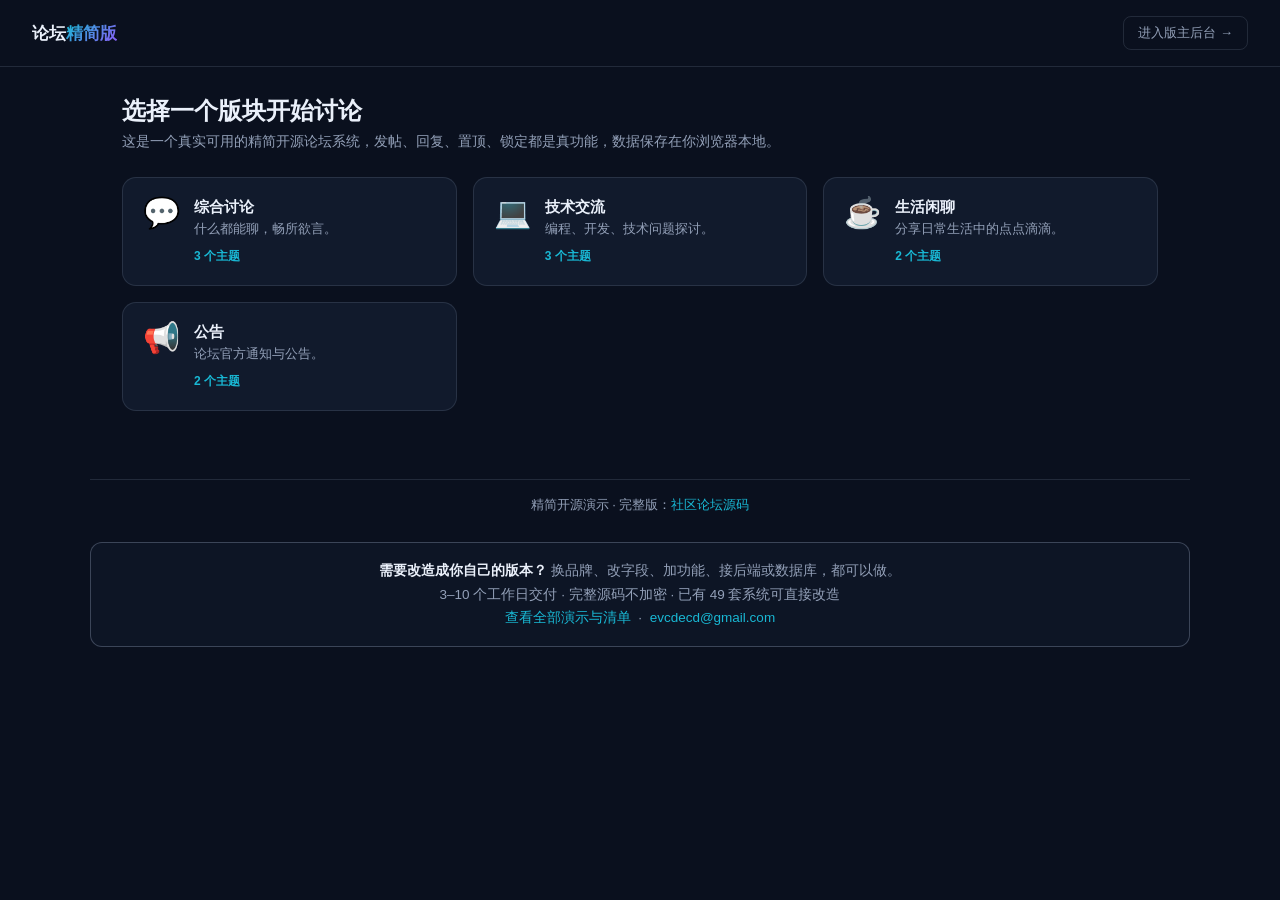
<file: index.html>
<!DOCTYPE html>
<html lang="zh-CN">
<head>
<meta charset="UTF-8">
<meta name="viewport" content="width=device-width, initial-scale=1.0">
<title>论坛系统（精简开源版）</title>
<meta name="description" content="免费开源的论坛/BBS系统精简版：版块浏览、发帖回复、置顶锁定，后台版主管理，真实增删改查功能，纯前端+localStorage实现，可作为学习或二次开发起点。">
<link rel="stylesheet" href="style.css">
</head>
<body>
  <header class="topbar">
    <a href="#/" class="brand">论坛<span class="accent">精简版</span></a>
    <a href="admin.html" class="nav-link">进入版主后台 →</a>
  </header>

  <main class="container">
    <section id="view-home" class="view active">
      <div class="page-head">
        <h1>选择一个版块开始讨论</h1>
        <p>这是一个真实可用的精简开源论坛系统，发帖、回复、置顶、锁定都是真功能，数据保存在你浏览器本地。</p>
      </div>
      <div id="boardGrid" class="board-grid"></div>
    </section>

    <section id="view-board" class="view">
      <a href="#/" class="back-link">← 返回版块列表</a>
      <div class="page-head">
        <h1 id="boardTitle"></h1>
        <p id="boardDesc"></p>
      </div>

      <div id="threadList" class="thread-list"></div>

      <div class="post-box">
        <h3>发帖</h3>
        <div id="newThreadMsg"></div>
        <form id="threadForm" novalidate>
          <div class="field"><label>昵称</label><input id="threadAuthorInput" type="text" required placeholder="你的显示名"></div>
          <div class="field"><label>标题</label><input id="threadTitleInput" type="text" required placeholder="帖子标题"></div>
          <div class="field"><label>内容</label><textarea id="threadContentInput" rows="4" required placeholder="说点什么……"></textarea></div>
          <button type="submit" class="btn btn-primary btn-block">发布主题</button>
        </form>
      </div>
    </section>

    <section id="view-thread" class="view">
      <a href="#" id="backToBoardLink" class="back-link">← 返回帖子列表</a>
      <div id="threadDetail" class="thread-detail"></div>

      <h3 class="reply-heading">全部回复 (<span id="replyCountLabel">0</span>)</h3>
      <div id="replyList" class="reply-list"></div>

      <div id="replyBox"></div>
    </section>
  </main>

  <script src="data.js"></script>
  <script src="script.js"></script>

<footer style="margin:40px auto 16px;max-width:1100px;padding:16px 20px 0;border-top:1px solid var(--line,rgba(147,160,184,.18));text-align:center;color:var(--muted,#93A0B8);font-size:13px">精简开源演示 &middot; 完整版：<a href="https://inzyxuashop.com/luntan-yuanma.html" target="_blank" rel="noopener" style="color:var(--cyan,#19B8D4);text-decoration:none">社区论坛源码</a></footer>

<!-- custom-delivery -->
<div style="max-width:1100px;margin:28px auto 34px;padding:16px 20px;border:1px solid rgba(147,160,184,.35);border-radius:12px;background:rgba(17,26,44,.55);font:13.5px/1.75 -apple-system,BlinkMacSystemFont,'Segoe UI','PingFang SC','Microsoft YaHei',sans-serif;color:#93a0b8;text-align:center">
  <strong style="color:#eaf0fa">需要改造成你自己的版本？</strong>
  换品牌、改字段、加功能、接后端或数据库，都可以做。<br>
  3–10 个工作日交付 · 完整源码不加密 · 已有 49 套系统可直接改造<br>
  <a href="https://inzyxuashop.com" style="color:#19b8d4;text-decoration:none">查看全部演示与清单</a>
  &nbsp;·&nbsp;
  <a href="mailto:evcdecd@gmail.com" style="color:#19b8d4;text-decoration:none">evcdecd@gmail.com</a>
</div>
</body>
</html>
</file>
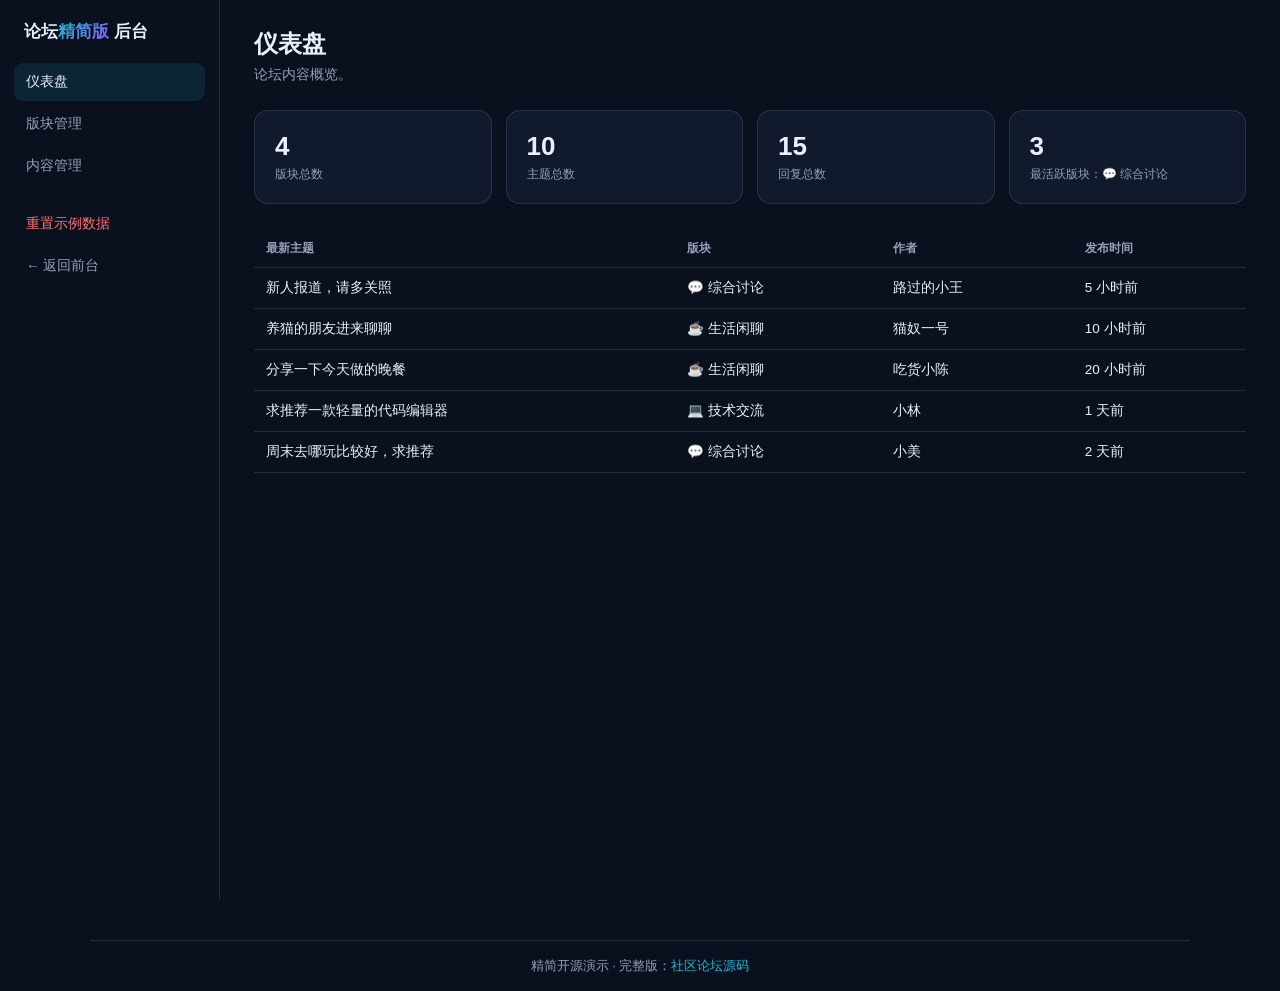
<file: admin.html>
<!DOCTYPE html>
<html lang="zh-CN">
<head>
<meta charset="UTF-8">
<meta name="viewport" content="width=device-width, initial-scale=1.0">
<title>版主后台 · 论坛系统（精简开源版）</title>
<link rel="stylesheet" href="style.css">
</head>
<body>
  <div class="admin-layout">
    <aside class="sidebar">
      <div class="brand">论坛<span class="accent">精简版</span> 后台</div>
      <div class="side-link active" data-view="dashboard">仪表盘</div>
      <div class="side-link" data-view="boards">版块管理</div>
      <div class="side-link" data-view="threads">内容管理</div>
      <div class="side-link" id="btnResetData" style="margin-top:20px;color:var(--red)">重置示例数据</div>
      <a href="index.html" class="side-link">← 返回前台</a>
    </aside>

    <main class="admin-main">
      <section id="view-dashboard" class="admin-view active">
        <div class="page-head"><h1>仪表盘</h1><p>论坛内容概览。</p></div>
        <div class="stat-grid" id="statGrid"></div>
        <table>
          <thead><tr><th>最新主题</th><th>版块</th><th>作者</th><th>发布时间</th></tr></thead>
          <tbody id="recentThreadsBody"></tbody>
        </table>
      </section>

      <section id="view-boards" class="admin-view">
        <div class="page-head"><h1>版块管理</h1><p>添加、编辑或删除版块。删除版块会同时删除其下的所有主题和回复。</p></div>
        <div class="table-toolbar">
          <span></span>
          <button class="btn btn-primary btn-sm" id="btnAddBoard">+ 新增版块</button>
        </div>
        <table>
          <thead><tr><th>图标</th><th>版块名称</th><th>简介</th><th>主题数</th><th>操作</th></tr></thead>
          <tbody id="boardsBody"></tbody>
        </table>
      </section>

      <section id="view-threads" class="admin-view">
        <div class="page-head"><h1>内容管理</h1><p>置顶、锁定或删除主题帖。</p></div>
        <table>
          <thead><tr><th>标题</th><th>版块</th><th>作者</th><th>回复数</th><th>浏览数</th><th>状态</th><th>操作</th></tr></thead>
          <tbody id="threadsBody"></tbody>
        </table>
      </section>
    </main>
  </div>

  <div class="modal-backdrop" id="boardModalBackdrop">
    <div class="modal">
      <button class="modal-close" id="btnCloseBoardModal">&times;</button>
      <h2 id="boardModalTitle">新增版块</h2>
      <div id="boardModalMsg"></div>
      <form id="boardForm" novalidate>
        <input type="hidden" id="boardIdInput">
        <div class="field"><label>图标（Emoji）</label><input id="boardIconInput" type="text" required maxlength="4" placeholder="💬"></div>
        <div class="field"><label>版块名称</label><input id="boardNameInput" type="text" required></div>
        <div class="field"><label>简介</label><textarea id="boardDescInput" rows="3" required></textarea></div>
        <button type="submit" class="btn btn-primary btn-block">保存</button>
      </form>
    </div>
  </div>

  <script src="data.js"></script>
  <script src="admin.js"></script>

<footer style="margin:40px auto 16px;max-width:1100px;padding:16px 20px 0;border-top:1px solid var(--line,rgba(147,160,184,.18));text-align:center;color:var(--muted,#93A0B8);font-size:13px">精简开源演示 &middot; 完整版：<a href="https://inzyxuashop.com/luntan-yuanma.html" target="_blank" rel="noopener" style="color:var(--cyan,#19B8D4);text-decoration:none">社区论坛源码</a></footer>
</body>
</html>
</file>
<file: style.css>
:root{--ink:#0A101E;--surface:#111a2c;--surface2:#16223a;--line:rgba(147,160,184,.18);--muted:#93A0B8;--text:#EAF0FA;--cyan:#19B8D4;--violet:#8B5CF6;--green:#3ED598;--red:#F87171;--amber:#F59E0B;--radius:14px;color-scheme:dark}
*{box-sizing:border-box}
body{margin:0;background:var(--ink);color:var(--text);font-family:-apple-system,BlinkMacSystemFont,"Segoe UI","PingFang SC","Microsoft YaHei",sans-serif;min-height:100vh}
a{color:inherit;text-decoration:none}

.topbar{display:flex;align-items:center;justify-content:space-between;padding:16px 32px;border-bottom:1px solid var(--line)}
.brand{font-size:17px;font-weight:700}
.brand .accent{background:linear-gradient(135deg,var(--cyan),var(--violet));-webkit-background-clip:text;background-clip:text;color:transparent}
.nav-link{font-size:13px;color:var(--muted);border:1px solid var(--line);padding:7px 14px;border-radius:8px}
.nav-link:hover{border-color:var(--cyan);color:var(--text)}

.container{max-width:1100px;margin:0 auto;padding:28px 32px}
.page-head h1{font-size:24px;font-weight:700;margin:0 0 6px}
.page-head p{color:var(--muted);font-size:14px;margin:0 0 26px;max-width:700px}

.view{display:none}
.view.active{display:block}

.back-link{display:inline-block;font-size:12.5px;color:var(--muted);margin-bottom:16px}
.back-link:hover{color:var(--cyan)}

/* boards */
.board-grid{display:grid;grid-template-columns:repeat(auto-fill,minmax(260px,1fr));gap:16px}
.board-card{display:flex;gap:14px;background:var(--surface);border:1px solid var(--line);border-radius:var(--radius);padding:20px;cursor:pointer;transition:transform .2s,border-color .2s}
.board-card:hover{transform:translateY(-3px);border-color:rgba(25,184,212,.4)}
.board-card__icon{font-size:30px;line-height:1}
.board-card__body h3{margin:0 0 4px;font-size:15px}
.board-card__body p{margin:0 0 10px;font-size:12.5px;color:var(--muted)}
.board-card__count{font-size:12px;color:var(--cyan);font-weight:600}

/* thread list */
.thread-list{display:flex;flex-direction:column;gap:8px;margin-bottom:30px}
.thread-row{display:flex;justify-content:space-between;align-items:center;gap:16px;background:var(--surface);border:1px solid var(--line);border-radius:10px;padding:14px 16px;cursor:pointer;transition:border-color .2s}
.thread-row:hover{border-color:rgba(25,184,212,.4)}
.thread-row.pinned{border-color:rgba(245,158,11,.35);background:rgba(245,158,11,.05)}
.thread-row__title{font-size:14px;font-weight:600;margin-bottom:4px}
.thread-row__meta{font-size:12px;color:var(--muted)}
.thread-row__stats{display:flex;gap:14px;font-size:12px;color:var(--muted);flex-shrink:0;white-space:nowrap}

/* thread detail */
.thread-detail{background:var(--surface);border:1px solid var(--line);border-radius:var(--radius);padding:24px;margin-bottom:24px}
.thread-detail__badges{margin-bottom:10px}
.thread-detail__badges:empty{display:none}
.thread-detail h1{margin:0 0 10px;font-size:20px}
.thread-detail__meta{font-size:12px;color:var(--muted);margin-bottom:16px;padding-bottom:16px;border-bottom:1px solid var(--line)}
.thread-detail__content{font-size:14px;line-height:1.8;white-space:pre-wrap}

.reply-heading{font-size:15px;margin:0 0 12px}
.reply-list{display:flex;flex-direction:column;gap:10px;margin-bottom:24px}
.reply-item{background:var(--surface);border:1px solid var(--line);border-radius:10px;padding:14px 16px}
.reply-item__meta{font-size:12px;color:var(--muted);margin-bottom:6px}
.reply-item__meta strong{color:var(--text)}
.reply-item__content{font-size:13.5px;line-height:1.7;white-space:pre-wrap}

.post-box{background:var(--surface);border:1px solid var(--line);border-radius:var(--radius);padding:22px;margin-top:10px}
.post-box h3{margin:0 0 14px;font-size:15px}

.locked-msg{background:rgba(248,113,113,.08);border:1px solid rgba(248,113,113,.25);color:var(--red);padding:14px 16px;border-radius:10px;font-size:13.5px;text-align:center}
.empty-hint{color:var(--muted);font-size:13px;padding:30px;text-align:center;border:1px dashed var(--line);border-radius:10px}

.field{display:flex;flex-direction:column;gap:6px;margin-bottom:14px}
.field label{font-size:12px;color:var(--muted);font-weight:600}
.field input,.field select,.field textarea{background:rgba(147,160,184,.06);border:1px solid var(--line);border-radius:8px;padding:9px 11px;color:var(--text);font-family:inherit;font-size:13.5px;outline:none;width:100%}
.field input:focus,.field select:focus,.field textarea:focus{border-color:var(--cyan)}
.field-row{display:grid;grid-template-columns:1fr 1fr;gap:10px}

.btn{font-family:inherit;font-size:13.5px;font-weight:600;padding:10px 18px;border-radius:9px;border:1px solid var(--line);background:transparent;color:var(--text);cursor:pointer}
.btn:hover{border-color:var(--cyan)}
.btn-primary{background:linear-gradient(135deg,var(--cyan),var(--violet));border:none;color:#06121A}
.btn-block{width:100%}
.btn-sm{padding:5px 11px;font-size:12px}
.btn-danger{border-color:rgba(248,113,113,.4);color:var(--red)}

.msg{margin:0 0 14px;font-size:12.5px;padding:9px 12px;border-radius:8px}
.msg.error{background:rgba(248,113,113,.1);border:1px solid rgba(248,113,113,.3);color:var(--red)}
.msg.success{background:rgba(62,213,152,.1);border:1px solid rgba(62,213,152,.3);color:var(--green)}

.modal-backdrop{position:fixed;inset:0;background:rgba(4,8,16,.75);display:none;align-items:center;justify-content:center;padding:20px;z-index:50}
.modal-backdrop.show{display:flex}
.modal{background:var(--surface);border:1px solid var(--line);border-radius:18px;max-width:460px;width:100%;max-height:88vh;overflow:auto;padding:26px}
.modal h2{margin:0 0 6px;font-size:18px}
.modal .sub{color:var(--muted);font-size:12.5px;margin:0 0 18px}
.modal-close{float:right;background:none;border:none;color:var(--muted);font-size:20px;cursor:pointer}

/* admin */
.admin-layout{display:flex;min-height:100vh}
.sidebar{width:220px;flex-shrink:0;border-right:1px solid var(--line);padding:20px 14px}
.sidebar .brand{padding:0 10px 20px}
.side-link{display:block;padding:10px 12px;border-radius:9px;font-size:13.5px;color:var(--muted);margin-bottom:4px;cursor:pointer}
.side-link:hover{background:rgba(147,160,184,.06)}
.side-link.active{background:rgba(25,184,212,.12);color:var(--text)}
.admin-main{flex:1;padding:28px 34px;overflow:auto}
.admin-view{display:none}
.admin-view.active{display:block}

.stat-grid{display:grid;grid-template-columns:repeat(4,1fr);gap:14px;margin-bottom:26px}
.stat-card{background:var(--surface);border:1px solid var(--line);border-radius:var(--radius);padding:20px}
.stat-card .num{font-size:26px;font-weight:800}
.stat-card .label{font-size:12px;color:var(--muted);margin-top:4px}

table{width:100%;border-collapse:collapse;font-size:13.5px}
th{text-align:left;padding:10px 12px;color:var(--muted);font-weight:600;border-bottom:1px solid var(--line);font-size:12px}
td{padding:11px 12px;border-bottom:1px solid var(--line)}
.badge{display:inline-block;font-size:11px;font-weight:700;padding:3px 9px;border-radius:999px}
.badge.pinned{background:rgba(245,158,11,.14);color:var(--amber)}
.badge.locked{background:rgba(248,113,113,.14);color:var(--red)}
.table-actions{display:flex;gap:6px;flex-wrap:wrap}
.table-toolbar{display:flex;justify-content:space-between;align-items:center;margin-bottom:16px}
.filter-row{display:flex;gap:6px}
.filter-btn{font-size:12px;padding:6px 12px;border-radius:999px;border:1px solid var(--line);background:transparent;color:var(--muted);cursor:pointer}
.filter-btn.active{border-color:var(--cyan);color:var(--text)}

@media (max-width:820px){
  .admin-layout{flex-direction:column}
  .sidebar{width:100%;display:flex;overflow-x:auto;border-right:none;border-bottom:1px solid var(--line)}
  .stat-grid{grid-template-columns:repeat(2,1fr)}
  .board-grid{grid-template-columns:1fr}
  .thread-row{flex-direction:column;align-items:flex-start}
}
</file>
